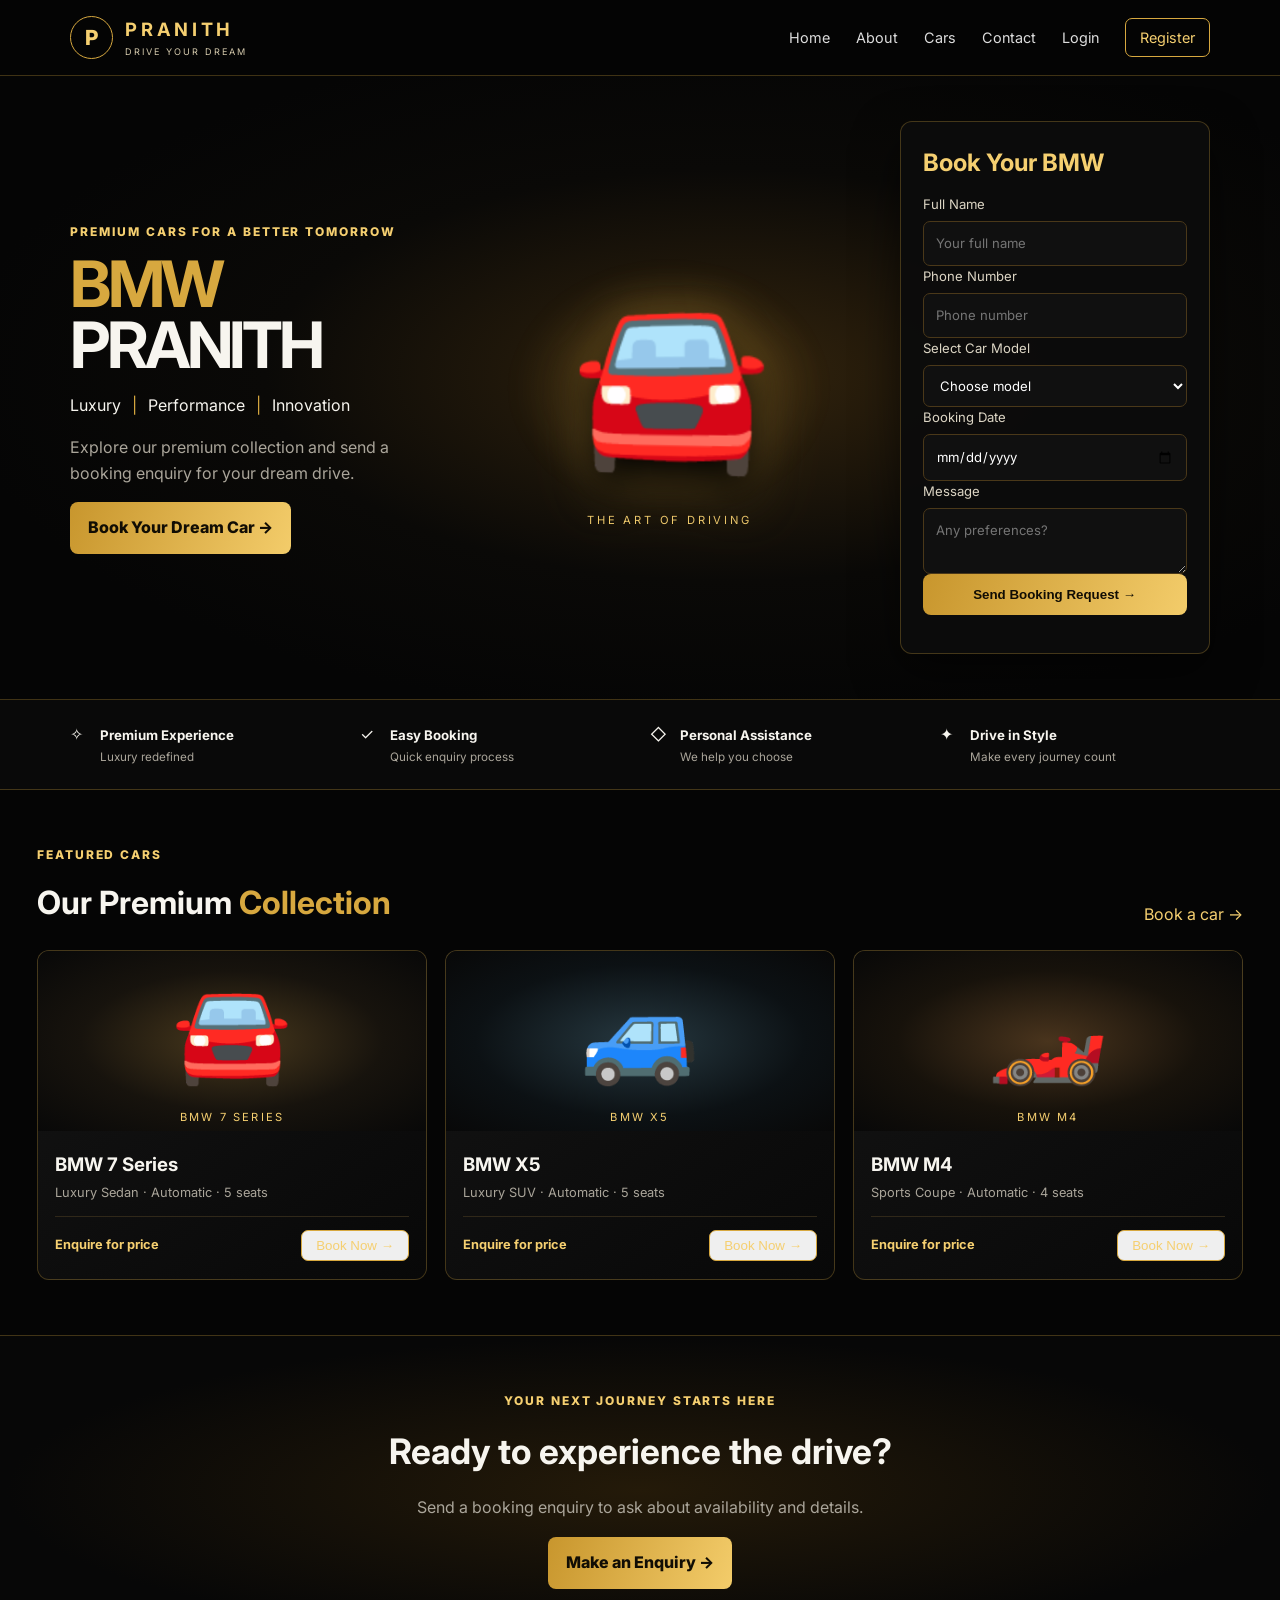
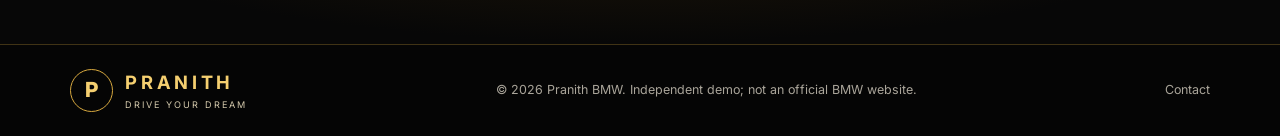
<file: frontend/index.html>
<!doctype html><html lang="en"><head><meta charset="utf-8"><meta name="viewport" content="width=device-width,initial-scale=1"><meta name="description" content="Pranith BMW premium car showcase and booking enquiries"><title>BMW Pranith | Drive Your Dream</title><link rel="stylesheet" href="css/style.css"><script src="js/api.js" defer></script><script src="js/app.js" defer></script></head><body><header><a class="brand" href="index.html"><span class="mark">P</span><span><b>PRANITH</b><small>DRIVE YOUR DREAM</small></span></a><button id="menu">☰</button><nav id="nav"><a href="index.html">Home</a><a href="about.html">About</a><a href="#cars">Cars</a><a href="contact.html">Contact</a><a href="login.html">Login</a><a class="outline" href="register.html">Register</a></nav></header><main><section class="hero"><div class="copy"><p class="eyebrow">PREMIUM CARS FOR A BETTER TOMORROW</p><h1><span>BMW</span><br>PRANITH</h1><p class="tag">Luxury <i>|</i> Performance <i>|</i> Innovation</p><p class="muted">Explore our premium collection and send a booking enquiry for your dream drive.</p><a class="gold" href="#booking">Book Your Dream Car →</a></div><div class="car3d"><div class="glow"></div><div class="car">🚘</div><small>THE ART OF DRIVING</small></div><form class="booking panel" id="booking" ><h2>Book Your BMW</h2><label>Full Name<input name="customerName" required placeholder="Your full name"></label><label>Phone Number<input name="phone" required pattern="[0-9+() -]{8,18}" placeholder="Phone number"></label><label>Select Car Model<select name="carModel" required><option value="">Choose model</option><option>BMW 7 Series</option><option>BMW X5</option><option>BMW M4</option><option>BMW 3 Series</option></select></label><label>Booking Date<input type="date" name="bookingDate" required></label><label>Message<textarea name="message" rows="2" placeholder="Any preferences?"></textarea></label><button class="gold full" type="submit">Send Booking Request →</button><p id="booking-message" class="msg"></p></form></section><section class="trust"><div>✧ <b>Premium Experience</b><small>Luxury redefined</small></div><div>✓ <b>Easy Booking</b><small>Quick enquiry process</small></div><div>◇ <b>Personal Assistance</b><small>We help you choose</small></div><div>✦ <b>Drive in Style</b><small>Make every journey count</small></div></section><section id="cars" class="section"><div class="heading"><div><p class="eyebrow">FEATURED CARS</p><h2>Our Premium <span>Collection</span></h2></div><a href="#booking">Book a car →</a></div><div class="grid"><article class="card"><div class="photo">🚘<small>BMW 7 SERIES</small></div><h3>BMW 7 Series</h3><p>Luxury Sedan · Automatic · 5 seats</p><div class="bottom"><b>Enquire for price</b><button class="outline book" data-model="BMW 7 Series">Book Now →</button></div></article><article class="card"><div class="photo blue">🚙<small>BMW X5</small></div><h3>BMW X5</h3><p>Luxury SUV · Automatic · 5 seats</p><div class="bottom"><b>Enquire for price</b><button class="outline book" data-model="BMW X5">Book Now →</button></div></article><article class="card"><div class="photo bronze">🏎️<small>BMW M4</small></div><h3>BMW M4</h3><p>Sports Coupe · Automatic · 4 seats</p><div class="bottom"><b>Enquire for price</b><button class="outline book" data-model="BMW M4">Book Now →</button></div></article></div></section><section class="cta"><p class="eyebrow">YOUR NEXT JOURNEY STARTS HERE</p><h2>Ready to experience the drive?</h2><p>Send a booking enquiry to ask about availability and details.</p><a class="gold" href="#booking">Make an Enquiry →</a></section></main><footer><a class="brand" href="index.html"><span class="mark">P</span><span><b>PRANITH</b><small>DRIVE YOUR DREAM</small></span></a><p>© <span id="year"></span> Pranith BMW. Independent demo; not an official BMW website.</p><a href="contact.html">Contact</a></footer></body></html>
</file>
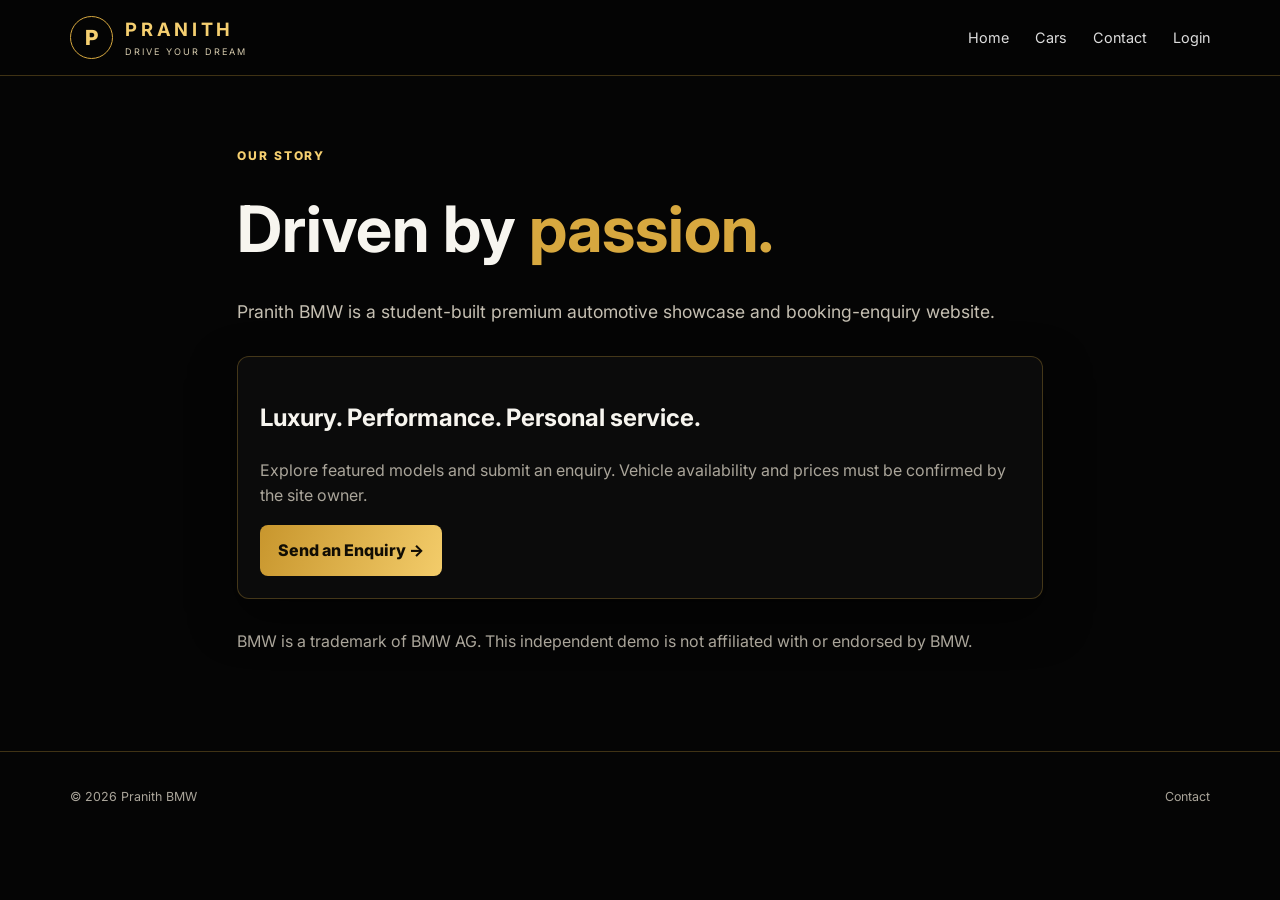
<file: frontend/about.html>
<!doctype html><html lang="en"><head><meta charset="utf-8"><meta name="viewport" content="width=device-width,initial-scale=1"><title>About | BMW Pranith</title><link rel="stylesheet" href="css/style.css"><script src="js/app.js" defer></script></head><body><header><a class="brand" href="index.html"><span class="mark">P</span><span><b>PRANITH</b><small>DRIVE YOUR DREAM</small></span></a><nav><a href="index.html">Home</a><a href="index.html#cars">Cars</a><a href="contact.html">Contact</a><a href="login.html">Login</a></nav></header><main class="inner"><p class="eyebrow">OUR STORY</p><h1>Driven by <span>passion.</span></h1><p class="lead">Pranith BMW is a student-built premium automotive showcase and booking-enquiry website.</p><section class="panel"><h2>Luxury. Performance. Personal service.</h2><p class="muted">Explore featured models and submit an enquiry. Vehicle availability and prices must be confirmed by the site owner.</p><a class="gold" href="index.html#booking">Send an Enquiry →</a></section><p class="muted">BMW is a trademark of BMW AG. This independent demo is not affiliated with or endorsed by BMW.</p></main><footer><p>© <span id="year"></span> Pranith BMW</p><a href="contact.html">Contact</a></footer></body></html>
</file>
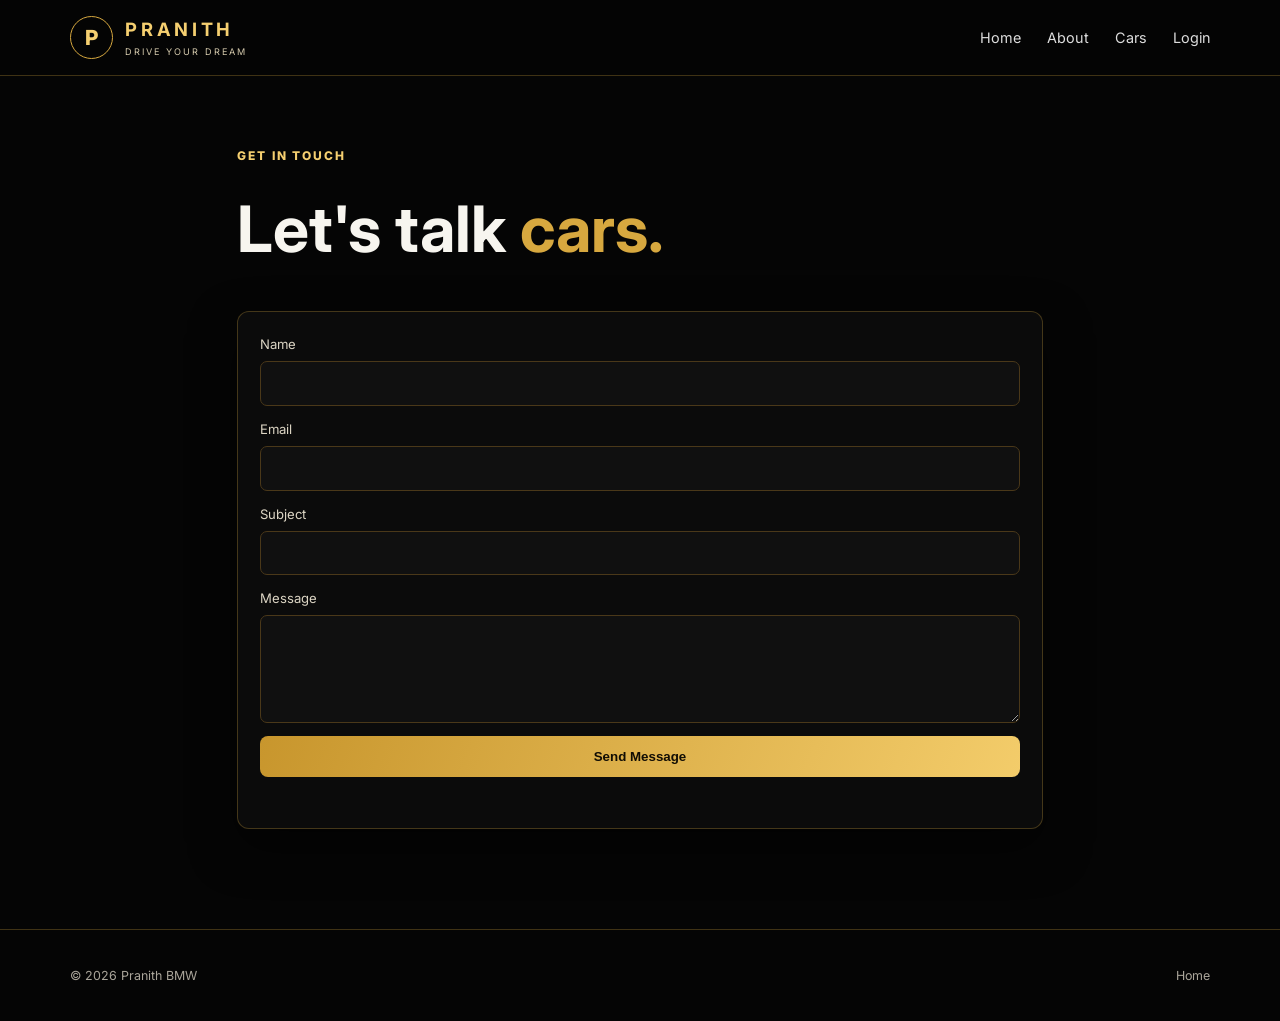
<file: frontend/contact.html>
<!doctype html><html lang="en"><head><meta charset="utf-8"><meta name="viewport" content="width=device-width,initial-scale=1"><title>Contact | BMW Pranith</title><link rel="stylesheet" href="css/style.css"><script src="js/app.js" defer></script></head><body><header><a class="brand" href="index.html"><span class="mark">P</span><span><b>PRANITH</b><small>DRIVE YOUR DREAM</small></span></a><nav><a href="index.html">Home</a><a href="about.html">About</a><a href="index.html#cars">Cars</a><a href="login.html">Login</a></nav></header><main class="inner"><p class="eyebrow">GET IN TOUCH</p><h1>Let's talk <span>cars.</span></h1><form class="panel form" id="contact-form"><label>Name<input required name="name"></label><label>Email<input required type="email" name="email"></label><label>Subject<input required name="subject"></label><label>Message<textarea required name="message" rows="4"></textarea></label><button class="gold full">Send Message</button><p id="contact-message" class="msg"></p></form></main><footer><p>© <span id="year"></span> Pranith BMW</p><a href="index.html">Home</a></footer></body></html>
</file>
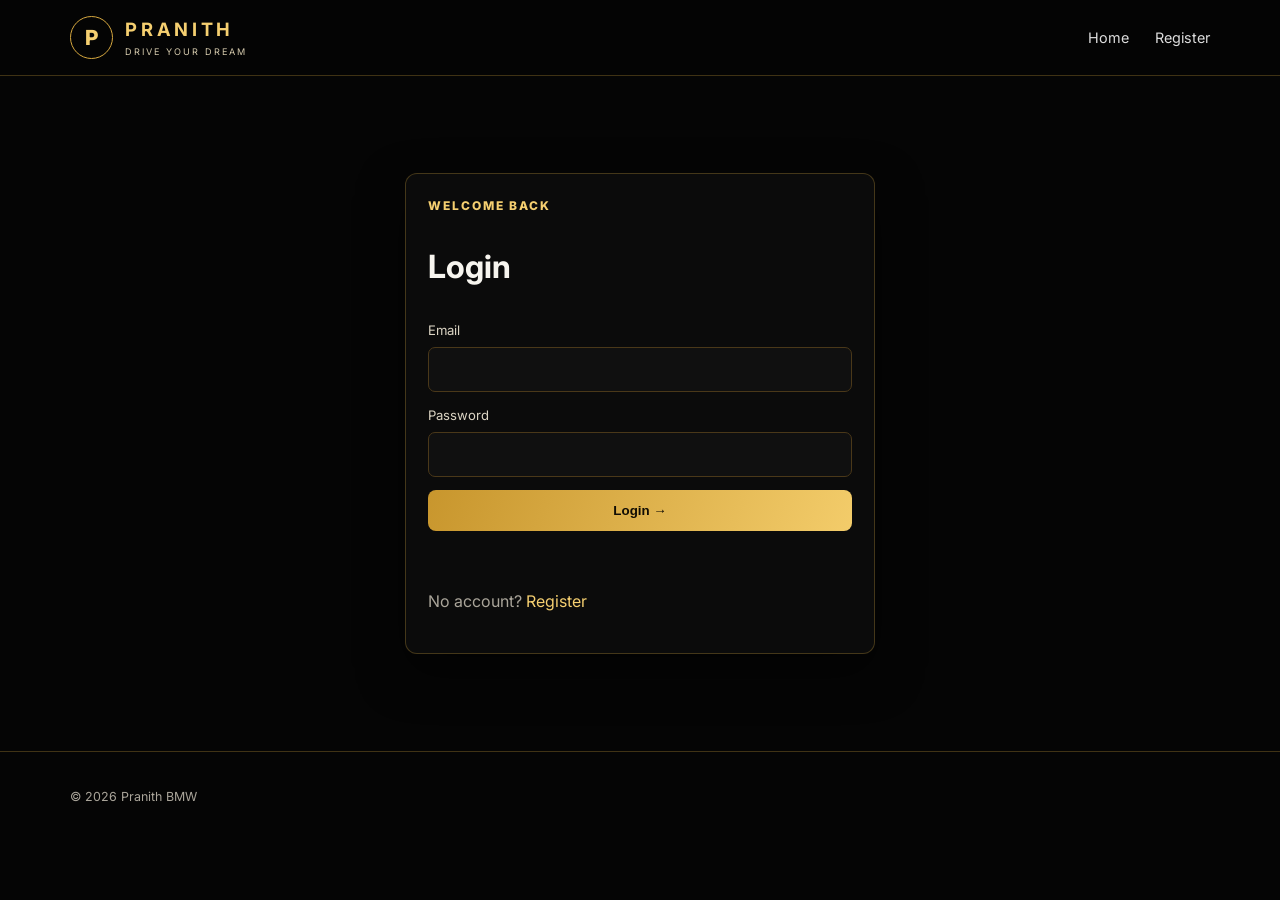
<file: frontend/login.html>
<!doctype html><html lang="en"><head><meta charset="utf-8"><meta name="viewport" content="width=device-width,initial-scale=1"><title>Login | BMW Pranith</title><link rel="stylesheet" href="css/style.css"><script src="js/api.js" defer></script><script src="js/auth.js" defer></script><script src="js/app.js" defer></script></head><body><header><a class="brand" href="index.html"><span class="mark">P</span><span><b>PRANITH</b><small>DRIVE YOUR DREAM</small></span></a><nav><a href="index.html">Home</a><a href="register.html">Register</a></nav></header><main class="auth"><form class="panel form" id="login-form"><p class="eyebrow">WELCOME BACK</p><h1>Login</h1><label>Email<input type="email" name="email" required></label><label>Password<input type="password" name="password" required></label><button class="gold full">Login →</button><p id="auth-message" class="msg"></p><p class="muted">No account? <a href="register.html">Register</a></p></form></main><footer><p>© <span id="year"></span> Pranith BMW</p></footer></body></html>
</file>
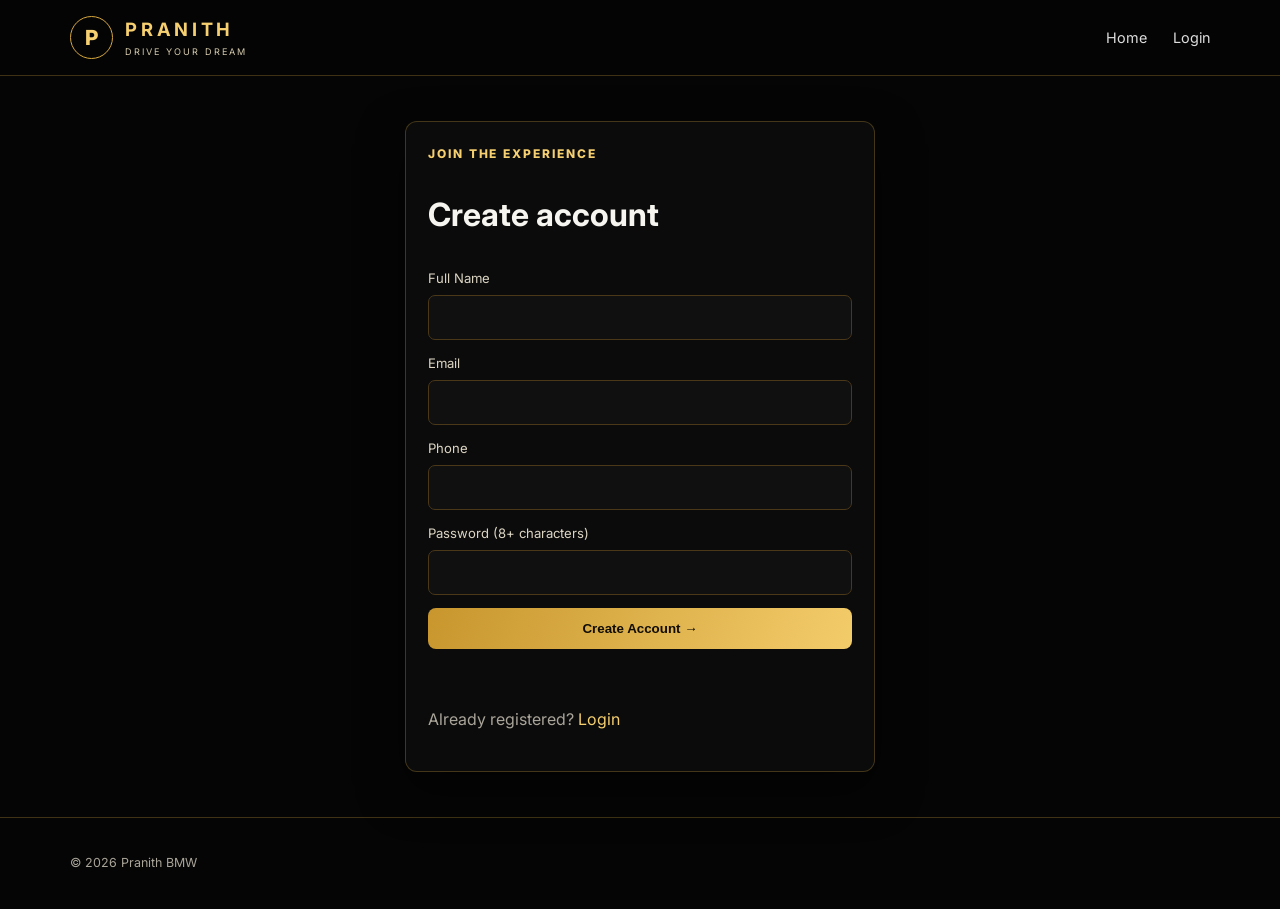
<file: frontend/register.html>
<!doctype html><html lang="en"><head><meta charset="utf-8"><meta name="viewport" content="width=device-width,initial-scale=1"><title>Register | BMW Pranith</title><link rel="stylesheet" href="css/style.css"><script src="js/api.js" defer></script><script src="js/auth.js" defer></script><script src="js/app.js" defer></script></head><body><header><a class="brand" href="index.html"><span class="mark">P</span><span><b>PRANITH</b><small>DRIVE YOUR DREAM</small></span></a><nav><a href="index.html">Home</a><a href="login.html">Login</a></nav></header><main class="auth"><form class="panel form" id="register-form"><p class="eyebrow">JOIN THE EXPERIENCE</p><h1>Create account</h1><label>Full Name<input name="name" required></label><label>Email<input type="email" name="email" required></label><label>Phone<input name="phone" required></label><label>Password (8+ characters)<input type="password" name="password" minlength="8" required></label><button class="gold full">Create Account →</button><p id="auth-message" class="msg"></p><p class="muted">Already registered? <a href="login.html">Login</a></p></form></main><footer><p>© <span id="year"></span> Pranith BMW</p></footer></body></html>
</file>
<file: frontend/css/style.css>
@import url('https://fonts.googleapis.com/css2?family=Inter:wght@400;500;600;700;800&display=swap');
:root{--gold:#d7a83f;--light:#f5cf70;--bg:#050505;--panel:#101010;--text:#f7f5ef;--muted:#aaa59a;--line:rgba(215,168,63,.28)}*{box-sizing:border-box}html{scroll-behavior:smooth;scroll-padding-top:90px}body{margin:0;background:var(--bg);color:var(--text);font-family:Inter,Arial,sans-serif;line-height:1.6}a{color:inherit;text-decoration:none}header{height:76px;display:flex;align-items:center;justify-content:space-between;padding:0 5.5%;gap:20px;position:sticky;top:0;z-index:10;background:#050505f5;border-bottom:1px solid var(--line)}.brand{display:flex;align-items:center;gap:12px}.mark{width:43px;height:43px;display:grid;place-items:center;border:1px solid var(--gold);border-radius:50%;font-size:1.3rem;color:var(--light);font-weight:800}.brand b,.brand small{display:block}.brand b{letter-spacing:.2em;color:var(--light);font-size:1.15rem}.brand small{font-size:.57rem;letter-spacing:.22em;color:#d4c9ac}nav{display:flex;align-items:center;gap:26px}nav a{font-size:.9rem;color:#ddd}nav a:hover{color:var(--light)}#menu{display:none;background:transparent;color:var(--light);border:1px solid var(--line);padding:8px}.outline{border:1px solid var(--gold);border-radius:7px;padding:7px 14px;color:var(--light)}.hero{min-height:580px;display:grid;grid-template-columns:1fr 1.15fr 310px;align-items:center;gap:18px;padding:45px 5.5%;background:radial-gradient(ellipse at 57% 48%,#33240d,#0a0907 45%,#050505 75%);border-bottom:1px solid var(--line);overflow:hidden}.eyebrow{font-size:.75rem;letter-spacing:.16em;font-weight:800;color:var(--light);margin:0 0 13px}.hero h1{font-size:clamp(3.4rem,5vw,5.5rem);line-height:.95;letter-spacing:-.06em;margin:0 0 18px}.hero h1 span,.inner h1 span,.heading h2 span{color:var(--gold)}.tag{white-space:nowrap}.tag i{font-style:normal;color:var(--gold);padding:0 7px}.muted{color:var(--muted)}.gold{display:inline-flex;justify-content:center;align-items:center;gap:10px;background:linear-gradient(110deg,#c8962d,#f3cc6a);border:0;border-radius:8px;color:#110d04;padding:13px 18px;font-weight:800;cursor:pointer}.gold:hover{filter:brightness(1.08);transform:translateY(-1px)}.full{width:100%}.car3d{height:350px;display:flex;align-items:center;justify-content:center;flex-direction:column;perspective:900px}.glow{position:absolute;width:320px;height:250px;border-radius:50%;background:radial-gradient(ellipse,rgba(217,163,53,.28),transparent 68%);filter:blur(10px)}.car{position:relative;font-size:clamp(7rem,13vw,11rem);filter:drop-shadow(0 20px 20px #000) drop-shadow(0 0 20px #d7a83f55);transform:rotateY(-17deg);animation:float 5s ease-in-out infinite}.car3d small{color:var(--light);letter-spacing:.25em;font-size:.7rem}@keyframes float{50%{transform:translateY(-10px) rotateY(-9deg)}}.panel{background:#0c0c0cf5;border:1px solid var(--line);border-radius:12px;padding:22px;box-shadow:0 18px 45px #0008}.booking h2{margin:0 0 12px;color:var(--light)}.form{display:grid;gap:13px}.form label,.booking label{display:grid;gap:6px;font-size:.82rem;color:#ddd6c5}.form input,.form textarea,.booking input,.booking select,.booking textarea{width:100%;padding:11px 12px;border:1px solid #4a3819;border-radius:7px;background:#101010;color:white;font:inherit;outline:none}.form input:focus,.form textarea:focus,.booking input:focus,.booking select:focus,.booking textarea:focus{border-color:var(--gold)}.msg{min-height:1.2em;color:var(--light);font-size:.84rem;margin:0}.trust{display:grid;grid-template-columns:repeat(4,1fr);gap:20px;padding:22px 5.5%;border-bottom:1px solid var(--line);background:#090909}.trust div{display:grid;grid-template-columns:30px 1fr;align-items:center}.trust div:first-letter{color:var(--gold);font-size:1.4rem}.trust b,.trust small{grid-column:2}.trust b{font-size:.83rem}.trust small{color:var(--muted);font-size:.73rem}.section{max-width:1250px;margin:auto;padding:55px 22px}.heading{display:flex;align-items:end;justify-content:space-between;margin-bottom:22px}.heading h2{font-size:2rem;margin:0}.heading>a{color:var(--light)}.grid{display:grid;grid-template-columns:repeat(3,1fr);gap:18px}.card{padding:0 0 18px;background:linear-gradient(145deg,#141414,#080808);border:1px solid var(--line);border-radius:12px;overflow:hidden;transition:.2s}.card:hover{transform:translateY(-4px);border-color:#a17b2c}.photo{height:180px;display:flex;align-items:center;justify-content:center;flex-direction:column;font-size:6rem;background:radial-gradient(ellipse,#49391d,#17130d 55%,#080808)}.photo.blue{background:radial-gradient(ellipse,#263840,#0c1114 60%,#080808)}.photo.bronze{background:radial-gradient(ellipse,#49341d,#17120b 55%,#080808)}.photo small{font-size:.7rem;letter-spacing:.2em;color:var(--light)}.card h3,.card p,.bottom{margin-left:17px;margin-right:17px}.card h3{margin-bottom:3px}.card p{color:var(--muted);font-size:.8rem;margin-top:0}.bottom{border-top:1px solid #302819;padding-top:13px;display:flex;align-items:center;justify-content:space-between;gap:8px}.bottom b{font-size:.8rem;color:var(--light)}.cta{text-align:center;padding:55px 20px;background:radial-gradient(ellipse,#241a09,#070707 70%);border-top:1px solid var(--line)}.cta h2{font-size:2.2rem;margin:0}.cta>p:not(.eyebrow){color:var(--muted)}footer{border-top:1px solid var(--line);padding:23px 5.5%;display:flex;align-items:center;justify-content:space-between;gap:15px;color:var(--muted);font-size:.78rem}.inner{max-width:850px;min-height:75vh;margin:auto;padding:70px 22px}.inner h1,.auth h1{font-size:clamp(2.5rem,5vw,4rem);margin:0 0 15px}.inner .lead{font-size:1.1rem;color:#c5bfb2}.inner .panel{margin:30px 0}.auth{min-height:75vh;display:grid;place-items:center;padding:45px 20px}.auth .panel{width:min(100%,470px)}.auth h1{font-size:2rem}.auth a{color:var(--light)}@media(max-width:1050px){.hero{grid-template-columns:1fr 1fr}.car3d{grid-column:2;grid-row:1}.booking{grid-column:1/-1;max-width:650px;width:100%;margin:auto;display:grid;grid-template-columns:1fr 1fr;gap:12px}.booking h2,.booking button,.booking .msg{grid-column:1/-1}.trust{grid-template-columns:repeat(2,1fr)}}@media(max-width:650px){header{height:68px;padding:0 18px}#menu{display:block}nav{display:none;position:absolute;top:68px;left:0;right:0;padding:18px;background:#080808;flex-direction:column;align-items:stretch}nav.open{display:flex}.hero{grid-template-columns:1fr;padding:35px 20px}.hero h1{font-size:3.8rem}.car3d{grid-column:1;grid-row:auto;height:200px}.car{font-size:7rem}.booking{grid-column:1;display:grid;grid-template-columns:1fr}.booking h2,.booking button,.booking .msg{grid-column:1}.trust{grid-template-columns:1fr 1fr;padding:20px}.grid{grid-template-columns:1fr}.photo{height:210px}.heading h2{font-size:1.6rem}.section{padding:40px 18px}footer{align-items:flex-start;flex-direction:column}.inner{padding:45px 20px}.cta h2{font-size:1.8rem}}
</file>
